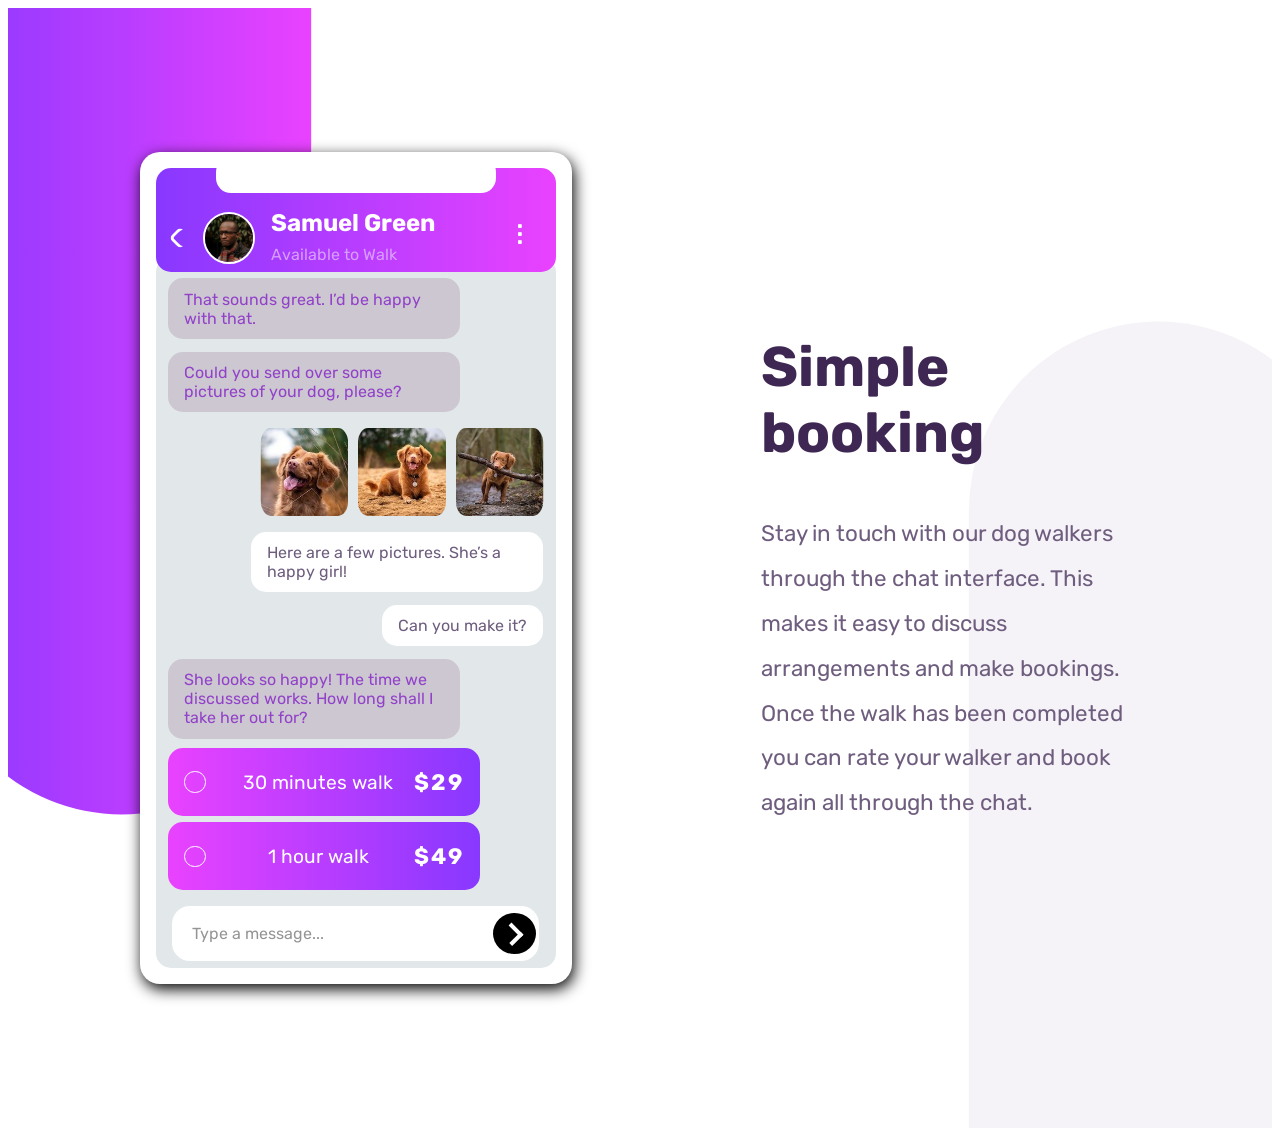
<file: phone chat/project/index.html>
<!DOCTYPE html>
<html lang="en">
  <head>
    <meta charset="UTF-8" />
    <meta name="viewport" content="width=device-width, initial-scale=1.0" />
    <link
      rel="icon"
      type="image/png"
      sizes="32x32"
      href="./assets/favicon-32x32.png"
    />
    <link rel="stylesheet" href="style.css" />
    <title>Frontend Mentor | PHONE CHAT USING CSS</title>
  </head>
  <body>
    <section class="booking">
      <div class="booking__background1"></div>
      <div class="booking__background2"></div>
      <div class="booking__app">
        <div class="booking__app--header">
          <div class="booking__app--header--white"></div>
          <div class="booking__app--header--content">
            <div class="booking__app--header--content--icon"></div>
            <img
              class="booking__app--header--content--img"
              src="assets/avatar.jpg"
              alt=""
            />
            <div class="booking__app--header--content--text">
              <h2>Samuel Green</h2>
              <p>Available to Walk</p>
            </div>
            <p class="booking__app--header--content--toggle">...</p>
          </div>
        </div>
        <div class="booking__app--main">
          <p class="booking__app--main--chat-left">
            That sounds great. I’d be happy with that.
          </p>
          <p class="booking__app--main--chat-left">
            Could you send over some pictures of your dog, please?
          </p>
          <div
            class="
              booking__app--main--chat-right
              booking__app--main--chat-right--image-container
            "
          >
            <img src="assets/dog-image-1.jpg" alt="" />
            <img src="assets/dog-image-2.jpg" alt="" />
            <img src="assets/dog-image-3.jpg" alt="" />
          </div>
          <p class="booking__app--main--chat-right">
            Here are a few pictures. She’s a happy girl!
          </p>
          <p class="booking__app--main--chat-right">Can you make it?</p>
          <p class="booking__app--main--chat-left">
            She looks so happy! The time we discussed works. How long shall I
            take her out for?
          </p>
          <div class="booking__app--main--chat--highlight">
            <div class="booking__app--main--chat--highlight--icon"></div>
            <p class="booking__app--main--chat--highlight--text">
              30 minutes walk
            </p>
            <strong class="booking__app--main--chat--highlight--price"
              >$29</strong
            >
          </div>
          <div class="booking__app--main--chat--highlight">
            <div class="booking__app--main--chat--highlight--icon"></div>
            <p class="booking__app--main--chat--highlight--text">1 hour walk</p>
            <strong class="booking__app--main--chat--highlight--price"
              >$49</strong
            >
          </div>
          <div class="booking__app--main--message">
            <p class="booking__app--main--message--text">Type a message...</p>
            <div class="booking__app--main--message--button">
              <div class="booking__app--main--message--button--icon"></div>
            </div>
          </div>
        </div>
      </div>
      <div class="booking__desc">
        <h1 class="booking__desc--title">Simple booking</h1>
        <p class="booking__desc--text">
          Stay in touch with our dog walkers through the chat interface. This
          makes it easy to discuss arrangements and make bookings. Once the walk
          has been completed you can rate your walker and book again all through
          the chat.
        </p>
      </div>
    </section>
  </body>
</html>
</file>
<file: phone chat/project/style.css>
@import url("https://fonts.googleapis.com/css2?family=Rubik&display=swap");html{height:100%}html body{height:100%;font-family:"Rubik",sans-serif}html body .booking{height:70rem;width:100%;position:relative;display:flex;justify-content:center;align-items:center;overflow:hidden}html body .booking__background1{position:absolute;height:120%;width:30%;border-radius:400px;top:0;left:0;background:linear-gradient(to left, #e942ff, #8838ff);z-index:2;transform:translateY(-40%) translateX(-20%)}html body .booking__background2{position:absolute;height:120%;width:30%;border-radius:400px;bottom:0;right:0;background:#f5f3f7;z-index:2;transform:translateY(40%) translateX(20%)}html body .booking__app{box-shadow:2px 5px 15px black;background-color:white;border-radius:20px;position:relative;z-index:3;height:50rem;width:25rem;padding:1rem}html body .booking__app--header{border-radius:15px;background:linear-gradient(to left, #e942ff, #8838ff);height:13%;width:100%;position:relative}html body .booking__app--header--white{position:relative;width:70%;height:35%;border-radius:15px;background:white;z-index:2;margin:auto;transform:translateY(-30%)}html body .booking__app--header--content{width:100%;height:65%;display:flex;padding:0;margin:0;justify-content:flex-start;align-items:center}html body .booking__app--header--content--icon{width:0.8rem;height:0.8rem;padding:0;margin:0 1rem;border-radius:5px;border-left:3px solid white;border-top:3px solid white;transform:rotate(-45deg)}html body .booking__app--header--content--img{width:3rem;height:3rem;border-radius:50%;border:2px solid white}html body .booking__app--header--content--text{margin:0 1rem;padding:0;transform:translateY(-10%)}html body .booking__app--header--content--text h2{padding:0.2rem 0;margin:0.3rem 0;color:white}html body .booking__app--header--content--text p{padding:0;margin:0;color:#d89eff}html body .booking__app--header--content--toggle{padding:0;margin:0;width:5rem;height:80%;color:white;font-size:2rem;transform:rotate(90deg) translateY(-55%) translateX(30%)}html body .booking__app--main{height:87%;width:100%;display:flex;flex-flow:column;background:#e2e7e9;box-shadow:0 -15px #e2e7e9;border-radius:15px}html body .booking__app--main--chat-left{align-self:flex-start;background:#ccc7d1;max-width:65%;border-radius:15px;padding:0.7rem 1rem;margin:0.4rem 0.8rem;color:#9241c8}html body .booking__app--main--chat-right{align-self:flex-end;background:white;max-width:65%;border-radius:15px;padding:0.7rem 1rem;margin:0.4rem 0.8rem;color:#6e5d7e}html body .booking__app--main--chat-right--image-container{display:flex;background:none;margin:0;padding:0.6rem 1rem;margin-right:1.5rem}html body .booking__app--main--chat-right--image-container img{height:5.5rem;width:5.5rem;border-radius:15px;padding:0 0.3rem}html body .booking__app--main--chat--highlight{display:flex;align-items:center;justify-content:space-between;padding:0.2rem 1rem;margin:0.2rem 0.8rem;width:70%;border-radius:15px;background:linear-gradient(to right, #e942ff, #8838ff);color:white}html body .booking__app--main--chat--highlight--icon{width:1.2rem;height:1.2rem;border-radius:50%;border:1px solid white;margin-right:1rem}html body .booking__app--main--chat--highlight--text{font-size:1.2rem}html body .booking__app--main--chat--highlight--price{font-size:1.4rem;letter-spacing:2px}html body .booking__app--main--message{background:white;width:90%;height:7%;align-self:center;margin-top:0.8rem;padding:0.2rem;border-radius:18px;display:flex;align-items:center;justify-content:space-between}html body .booking__app--main--message--text{color:rgba(0,0,0,0.418);width:100%;margin:0 1rem}html body .booking__app--main--message--button{background:black;border-radius:50%;height:2.6rem;width:3.4rem;padding:0;color:#3e2753}html body .booking__app--main--message--button--icon{width:30%;height:30%;border-top:4px solid white;border-right:4px solid white;transform:translateX(60%) translateY(80%) rotate(45deg)}html body .booking__desc{z-index:3;justify-self:stretch;width:30%;margin-left:15%}html body .booking__desc--title{font-size:3.5rem;color:#3e2753}html body .booking__desc--text{font-size:1.4rem;line-height:2.8rem;color:#6e5d7e}@media (max-width: 1248px){html body .booking{height:110rem;flex-flow:column;justify-content:space-around}html body .booking__background1{width:50%;transform:translateY(-50%) translateX(-10%)}html body .booking__background2{width:50%;transform:translateY(70%) translateX(10%)}html body .booking__desc{width:80%;text-align:center;margin:0}html body .booking__desc--text{font-size:1.8rem}}
</file>
